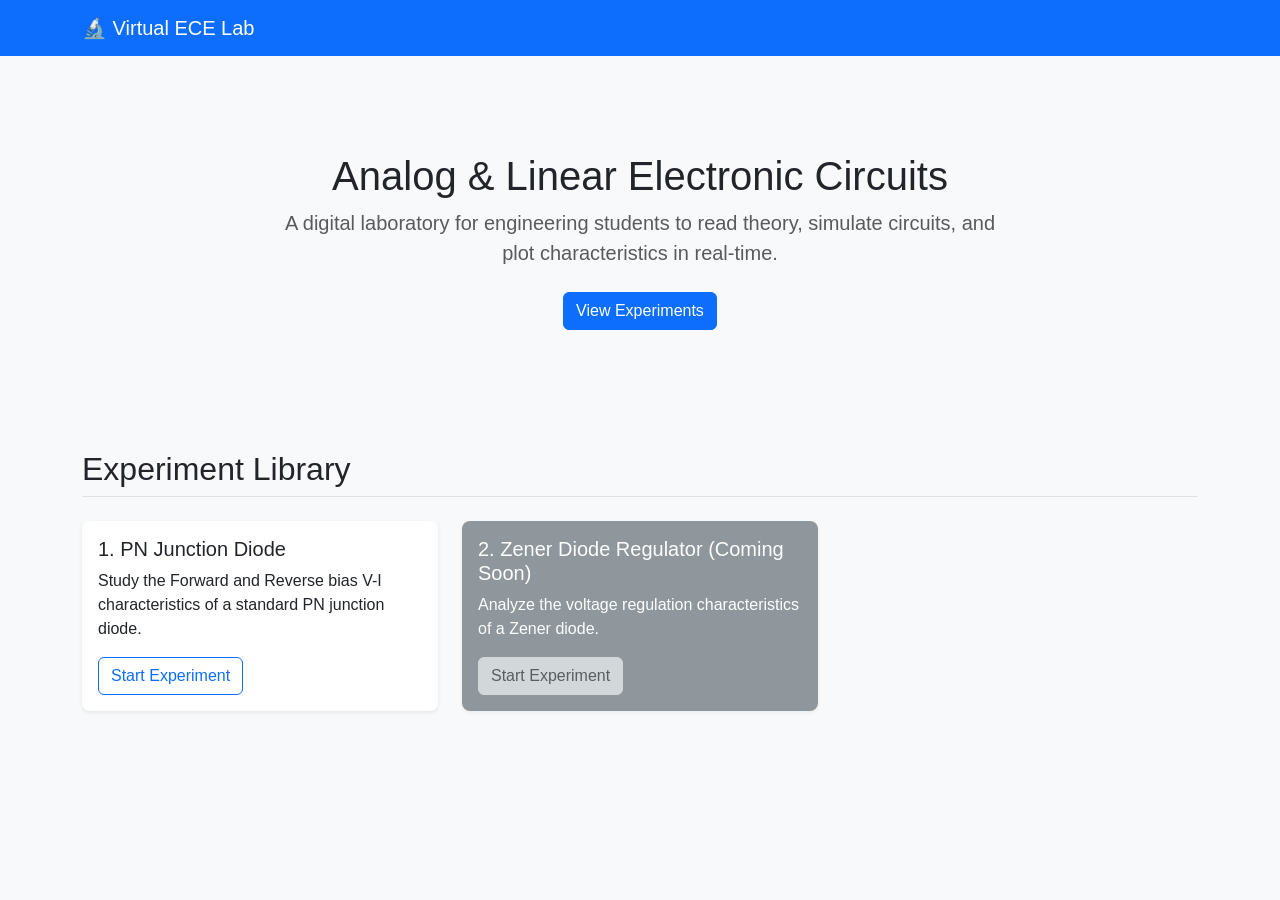
<file: index.html>
<!DOCTYPE html>
<html lang="en">
<head>
    <meta charset="UTF-8">
    <meta name="viewport" content="width=device-width, initial-scale=1.0">
    <title>Virtual ECE Lab</title>
    <link href="https://cdn.jsdelivr.net/npm/bootstrap@5.3.0/dist/css/bootstrap.min.css" rel="stylesheet">
    <link rel="stylesheet" href="assets/css/style.css">
</head>
<body class="bg-light">

    <nav class="navbar navbar-expand-lg navbar-dark bg-primary">
        <div class="container">
            <a class="navbar-brand" href="index.html">🔬 Virtual ECE Lab</a>
        </div>
    </nav>

    <header class="py-5 text-center container">
        <div class="row py-lg-5">
            <div class="col-lg-8 col-md-8 mx-auto">
                <h1 class="fw-light">Analog & Linear Electronic Circuits</h1>
                <p class="lead text-muted">A digital laboratory for engineering students to read theory, simulate circuits, and plot characteristics in real-time.</p>
                <p>
                    <a href="#experiments" class="btn btn-primary my-2">View Experiments</a>
                </p>
            </div>
        </div>
    </header>

    <div class="container" id="experiments">
        <h2 class="mb-4 border-bottom pb-2">Experiment Library</h2>
        <div class="row row-cols-1 row-cols-md-3 g-4">
            
            <div class="col">
                <div class="card h-100 shadow-sm">
                    <div class="card-body">
                        <h5 class="card-title">1. PN Junction Diode</h5>
                        <p class="card-text">Study the Forward and Reverse bias V-I characteristics of a standard PN junction diode.</p>
                        <a href="experiments/diode.html" class="btn btn-outline-primary">Start Experiment</a>
                    </div>
                </div>
            </div>

            <div class="col">
                <div class="card h-100 shadow-sm bg-secondary text-white opacity-75">
                    <div class="card-body">
                        <h5 class="card-title">2. Zener Diode Regulator (Coming Soon)</h5>
                        <p class="card-text">Analyze the voltage regulation characteristics of a Zener diode.</p>
                        <button class="btn btn-light disabled">Start Experiment</button>
                    </div>
                </div>
            </div>

        </div>
    </div>

</body>
</html>
</file>
<file: assets/css/style.css>
body {
    font-family: 'Segoe UI', Tahoma, Geneva, Verdana, sans-serif;
}
.card {
    border: none;
    border-radius: 8px;
}
.card-header {
    font-weight: 600;
}
#diodeChart {
    max-height: 400px;
}
</file>
